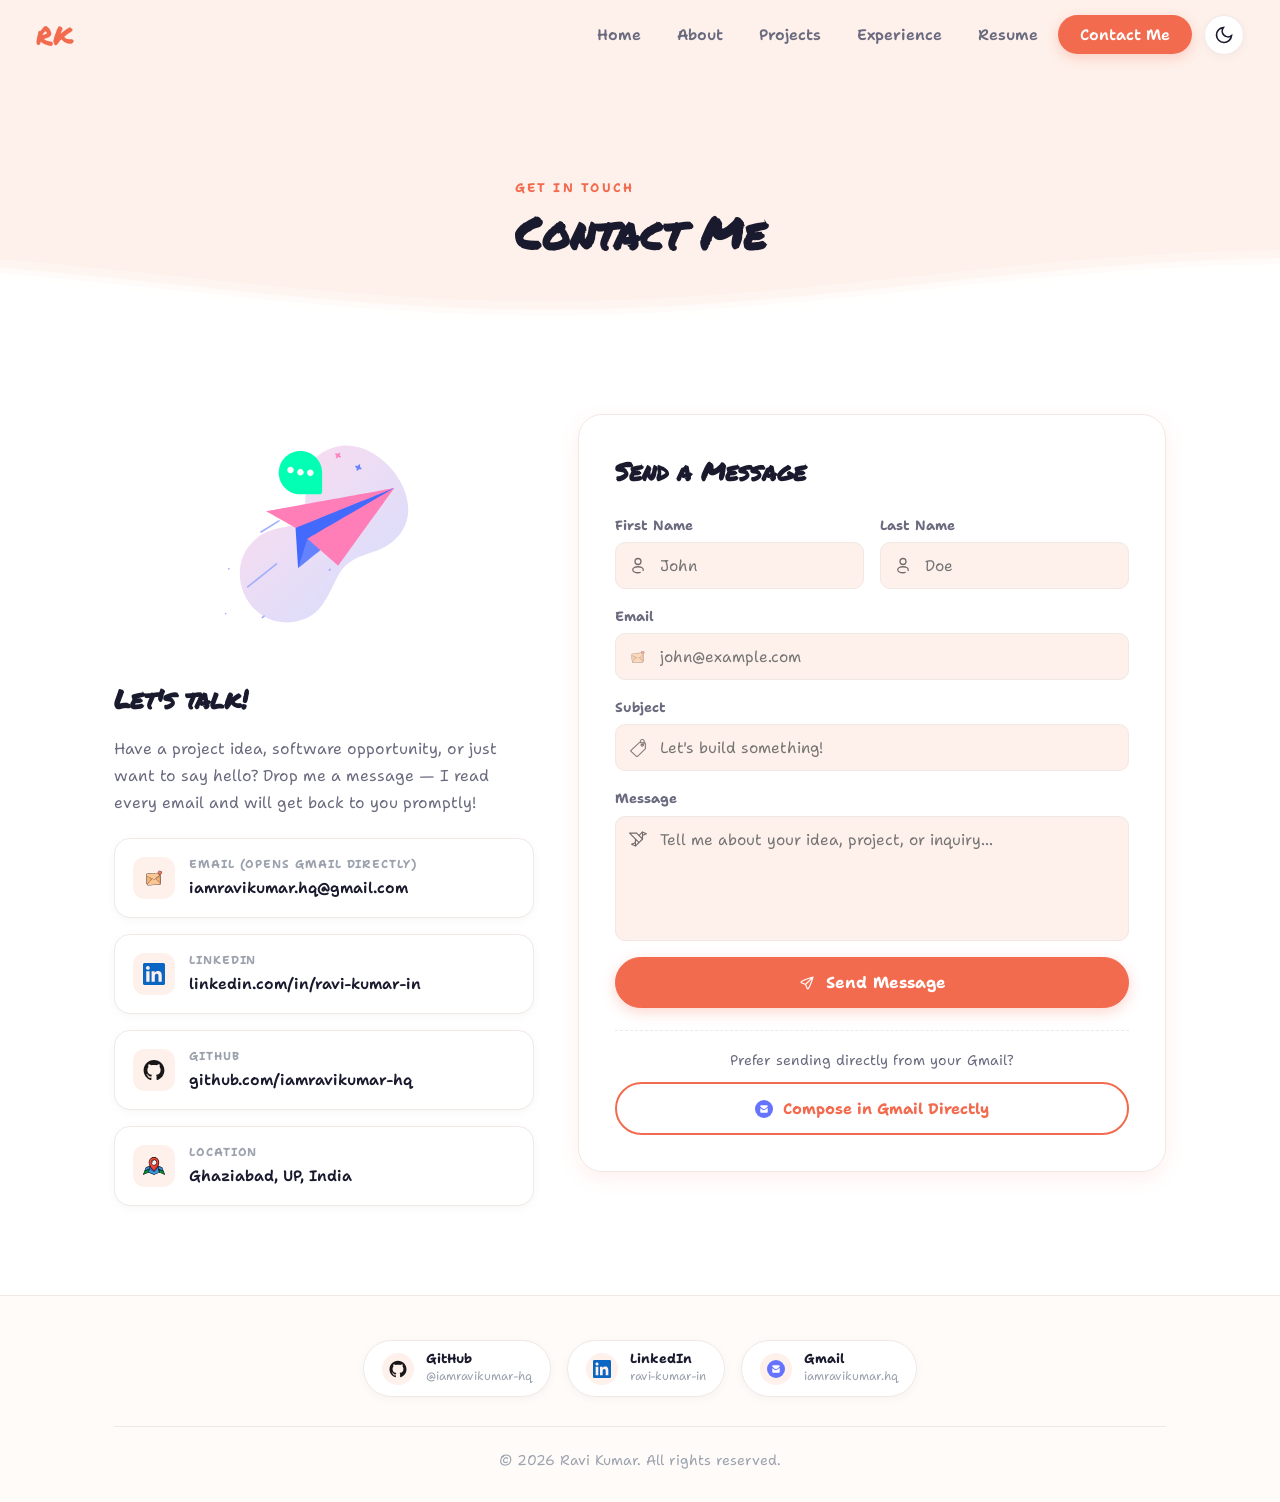
<file: contact.html>
<!DOCTYPE html>
<html lang="en">
<head>
  <meta charset="UTF-8" />
  <meta name="viewport" content="width=device-width, initial-scale=1.0" />
  <title>Contact — Ravi Kumar</title>
  <link rel="stylesheet" href="style.css" />
  <script>
    if ('scrollRestoration' in history) {
      history.scrollRestoration = 'manual';
    }
    window.scrollTo(0, 0);
    (function () {
      const saved = localStorage.getItem('theme');
      const prefersDark = window.matchMedia && window.matchMedia('(prefers-color-scheme: dark)').matches;
      if (saved === 'dark' || (!saved && prefersDark)) {
        document.documentElement.setAttribute('data-theme', 'dark');
      } else {
        document.documentElement.setAttribute('data-theme', 'light');
      }
    })();
  </script>
</head>
<body>

  <!-- Custom Cursor -->
  <div class="cursor-dot" id="cursorDot"></div>
  <div class="cursor-ring" id="cursorRing"></div>

  <!-- ═══════════════════════════ NAVBAR ═══════════════════════════ -->
  <nav class="navbar scrolled" id="navbar">
    <div class="nav-brand">
      <a href="index.html#home"><span class="brand-marker">RK</span></a>
    </div>
    <div class="nav-right">
      <ul class="nav-links" id="navLinks">
        <li><a href="index.html#home"  class="nav-link">Home</a></li>
        <li><a href="index.html#about" class="nav-link">About</a></li>
        <li><a href="projects.html"    class="nav-link">Projects</a></li>
        <li><a href="experience.html"  class="nav-link">Experience</a></li>
        <li><a href="resume.html"      class="nav-link">Resume</a></li>
        <li><a href="contact.html"     class="nav-link active nav-cta">Contact Me</a></li>
      </ul>
      <button class="theme-toggle" id="themeToggle" aria-label="Toggle dark/light theme" title="Toggle theme">
        <svg class="sun-icon" viewBox="0 0 24 24" width="20" height="20" fill="none" stroke="currentColor" stroke-width="2"><circle cx="12" cy="12" r="5"/><line x1="12" y1="1" x2="12" y2="3"/><line x1="12" y1="21" x2="12" y2="23"/><line x1="4.22" y1="4.22" x2="5.64" y2="5.64"/><line x1="18.36" y1="18.36" x2="19.78" y2="19.78"/><line x1="1" y1="12" x2="3" y2="12"/><line x1="21" y1="12" x2="23" y2="12"/><line x1="4.22" y1="19.78" x2="5.64" y2="18.36"/><line x1="18.36" y1="5.64" x2="19.78" y2="4.22"/></svg>
        <svg class="moon-icon" viewBox="0 0 24 24" width="20" height="20" fill="none" stroke="currentColor" stroke-width="2"><path d="M21 12.79A9 9 0 1 1 11.21 3 7 7 0 0 0 21 12.79z"/></svg>
      </button>
      <button class="hamburger" id="hamburger" aria-label="Toggle menu">
        <span></span><span></span><span></span>
      </button>
    </div>
  </nav>

  <!-- ═══════════════════════════ PAGE HERO ═══════════════════════════ -->
  <section class="page-hero">
    <div class="container">
      <span class="section-eyebrow">Get In Touch</span>
      <h1 class="section-title" style="text-align:left; margin-bottom:0;">Contact Me</h1>
    </div>
    <!-- Animated Wave divider -->
    <div class="hero-wave">
      <svg class="waves" xmlns="http://www.w3.org/2000/svg" xmlns:xlink="http://www.w3.org/1999/xlink"
        viewBox="0 24 150 28" preserveAspectRatio="none" shape-rendering="auto">
        <defs>
          <path id="gentle-wave-contact" d="M-160 44c30 0 58-18 88-18s 58 18 88 18 58-18 88-18 58 18 88 18 v44h-352z" />
        </defs>
        <g class="parallax-waves">
          <use class="wave-layer wave-1" xlink:href="#gentle-wave-contact" x="48" y="0" />
          <use class="wave-layer wave-2" xlink:href="#gentle-wave-contact" x="48" y="3" />
          <use class="wave-layer wave-3" xlink:href="#gentle-wave-contact" x="48" y="5" />
          <use class="wave-layer wave-4" xlink:href="#gentle-wave-contact" x="48" y="7" />
        </g>
      </svg>
    </div>
  </section>

  <!-- ═══════════════════════════ CONTACT SECTION ═══════════════════════════ -->
  <section class="contact-section">
    <div class="container">
      <div class="contact-grid">

        <!-- Left: Info -->
        <div class="contact-info">
          <img src="assets/gifs/Contact us.svg" alt="Contact Ravi Kumar" class="contact-illustration" />
          <h2 class="contact-info-title">Let's talk!</h2>
          <p class="contact-info-lead">
            Have a project idea, software opportunity, or just want to say hello?
            Drop me a message — I read every email and will get back to you promptly!
          </p>

          <!-- Direct Gmail compose link -->
          <a href="https://mail.google.com/mail/?view=cm&fs=1&to=iamravikumar.hq@gmail.com&su=Hello%20Ravi%20-%20Let's%20Talk" target="_blank" rel="noopener noreferrer" class="contact-card" title="Click to open Gmail compose">
            <div class="contact-card-icon">
              <img src="assets/gifs/email.svg" alt="Email" width="22" height="22" />
            </div>
            <div>
              <div class="contact-card-label">Email (Opens Gmail Directly)</div>
              <div class="contact-card-val">iamravikumar.hq@gmail.com</div>
            </div>
          </a>

          <!-- LinkedIn link -->
          <a href="https://www.linkedin.com/in/ravi-kumar-in" target="_blank" rel="noopener noreferrer" class="contact-card">
            <div class="contact-card-icon">
              <img src="assets/socialicons/linkedin.svg" alt="LinkedIn" width="22" height="22" />
            </div>
            <div>
              <div class="contact-card-label">LinkedIn</div>
              <div class="contact-card-val">linkedin.com/in/ravi-kumar-in</div>
            </div>
          </a>

          <!-- GitHub link -->
          <a href="https://github.com/iamravikumar-hq" target="_blank" rel="noopener noreferrer" class="contact-card">
            <div class="contact-card-icon">
              <img src="assets/techstackicon/github/github-original.svg" alt="GitHub" class="social-svg-icon" width="22" height="22" />
            </div>
            <div>
              <div class="contact-card-label">GitHub</div>
              <div class="contact-card-val">github.com/iamravikumar-hq</div>
            </div>
          </a>

          <div class="contact-card">
            <div class="contact-card-icon">
              <img src="assets/gifs/location.svg" alt="Location" width="22" height="22" />
            </div>
            <div>
              <div class="contact-card-label">Location</div>
              <div class="contact-card-val">Ghaziabad, UP, India</div>
            </div>
          </div>
        </div>

        <!-- Right: Form with live delivery to iamravikumar.hq@gmail.com -->
        <div class="contact-form-wrap">
          <h3 class="contact-form-title">Send a Message</h3>
          <form id="contactForm" novalidate>
            <div class="form-row">
              <div class="form-group">
                <label class="form-label" for="firstName">First Name</label>
                <div class="input-with-icon">
                  <img src="assets/gifs/user.svg" alt="" class="input-icon" />
                  <input class="form-input" type="text" id="firstName" name="firstName" placeholder="John" required />
                </div>
              </div>
              <div class="form-group">
                <label class="form-label" for="lastName">Last Name</label>
                <div class="input-with-icon">
                  <img src="assets/gifs/user.svg" alt="" class="input-icon" />
                  <input class="form-input" type="text" id="lastName" name="lastName" placeholder="Doe" />
                </div>
              </div>
            </div>

            <div class="form-group">
              <label class="form-label" for="email">Email</label>
              <div class="input-with-icon">
                <img src="assets/gifs/email.svg" alt="" class="input-icon" />
                <input class="form-input" type="email" id="email" name="email" placeholder="john@example.com" required />
              </div>
            </div>

            <div class="form-group">
              <label class="form-label" for="subject">Subject</label>
              <div class="input-with-icon">
                <img src="assets/gifs/subject.svg" alt="" class="input-icon" />
                <input class="form-input" type="text" id="subject" name="subject" placeholder="Let's build something!" required />
              </div>
            </div>

            <div class="form-group">
              <label class="form-label" for="message">Message</label>
              <div class="input-with-icon">
                <img src="assets/gifs/text.svg" alt="" class="input-icon input-icon-top" />
                <textarea class="form-textarea" id="message" name="message" placeholder="Tell me about your idea, project, or inquiry..." required></textarea>
              </div>
            </div>

            <button type="submit" class="btn btn-primary form-submit">
              <img src="assets/gifs/send.svg" alt="" width="18" height="18" />
              Send Message
            </button>

            <div class="form-success" id="formSuccess">
              <svg viewBox="0 0 24 24" width="20" height="20" fill="none" stroke="currentColor" stroke-width="2.5"><polyline points="20,6 9,17 4,12"/></svg>
              <span>Message received! Thank you, Ravi will get back to you shortly.</span>
            </div>

            <div class="form-error" id="formError">
              <svg viewBox="0 0 24 24" width="20" height="20" fill="none" stroke="currentColor" stroke-width="2.5"><circle cx="12" cy="12" r="10"/><line x1="12" y1="8" x2="12" y2="12"/><line x1="12" y1="16" x2="12.01" y2="16"/></svg>
              <span>Opening direct Gmail draft to Ravi…</span>
            </div>

            <div class="direct-gmail-box">
              <p class="direct-gmail-text">Prefer sending directly from your Gmail?</p>
              <a href="https://mail.google.com/mail/?view=cm&fs=1&to=iamravikumar.hq@gmail.com&su=Hello%20Ravi%20-%20Portfolio%20Inquiry" target="_blank" rel="noopener noreferrer" class="btn btn-outline" style="width: 100%; justify-content: center;">
                <img src="assets/socialicons/mail.svg" alt="Gmail" width="18" height="18" />
                Compose in Gmail Directly
              </a>
            </div>
          </form>
        </div>

      </div>
    </div>
  </section>

  <!-- ═══════════════════════════ CLEAN MINIMAL FOOTER ═══════════════════════════ -->
  <!-- Name and Navigation removed per requirement -->
  <footer class="footer">
    <div class="container">
      <div class="footer-content">
        <div class="footer-social-row">
          <a href="https://github.com/iamravikumar-hq" target="_blank" rel="noopener noreferrer" class="footer-social-card" aria-label="GitHub">
            <div class="social-card-icon">
              <img src="assets/techstackicon/github/github-original.svg" alt="GitHub" class="social-svg-icon" width="18" height="18" />
            </div>
            <div class="social-card-text">
              <span class="social-card-name">GitHub</span>
              <span class="social-card-handle">@iamravikumar-hq</span>
            </div>
          </a>

          <a href="https://www.linkedin.com/in/ravi-kumar-in" target="_blank" rel="noopener noreferrer" class="footer-social-card" aria-label="LinkedIn">
            <div class="social-card-icon">
              <img src="assets/socialicons/linkedin.svg" alt="LinkedIn" width="18" height="18" />
            </div>
            <div class="social-card-text">
              <span class="social-card-name">LinkedIn</span>
              <span class="social-card-handle">ravi-kumar-in</span>
            </div>
          </a>

          <a href="https://mail.google.com/mail/?view=cm&fs=1&to=iamravikumar.hq@gmail.com&su=Hello%20Ravi%20-%20Portfolio%20Inquiry" target="_blank" rel="noopener noreferrer" class="footer-social-card" aria-label="Gmail">
            <div class="social-card-icon">
              <img src="assets/socialicons/mail.svg" alt="Gmail" width="18" height="18" />
            </div>
            <div class="social-card-text">
              <span class="social-card-name">Gmail</span>
              <span class="social-card-handle">iamravikumar.hq</span>
            </div>
          </a>
        </div>

        <div class="footer-bottom">
          <p class="footer-copy">&#169; 2026 Ravi Kumar. All rights reserved.</p>
        </div>
      </div>
    </div>
  </footer>

  <script src="script.js"></script>
</body>
</html>
</file>
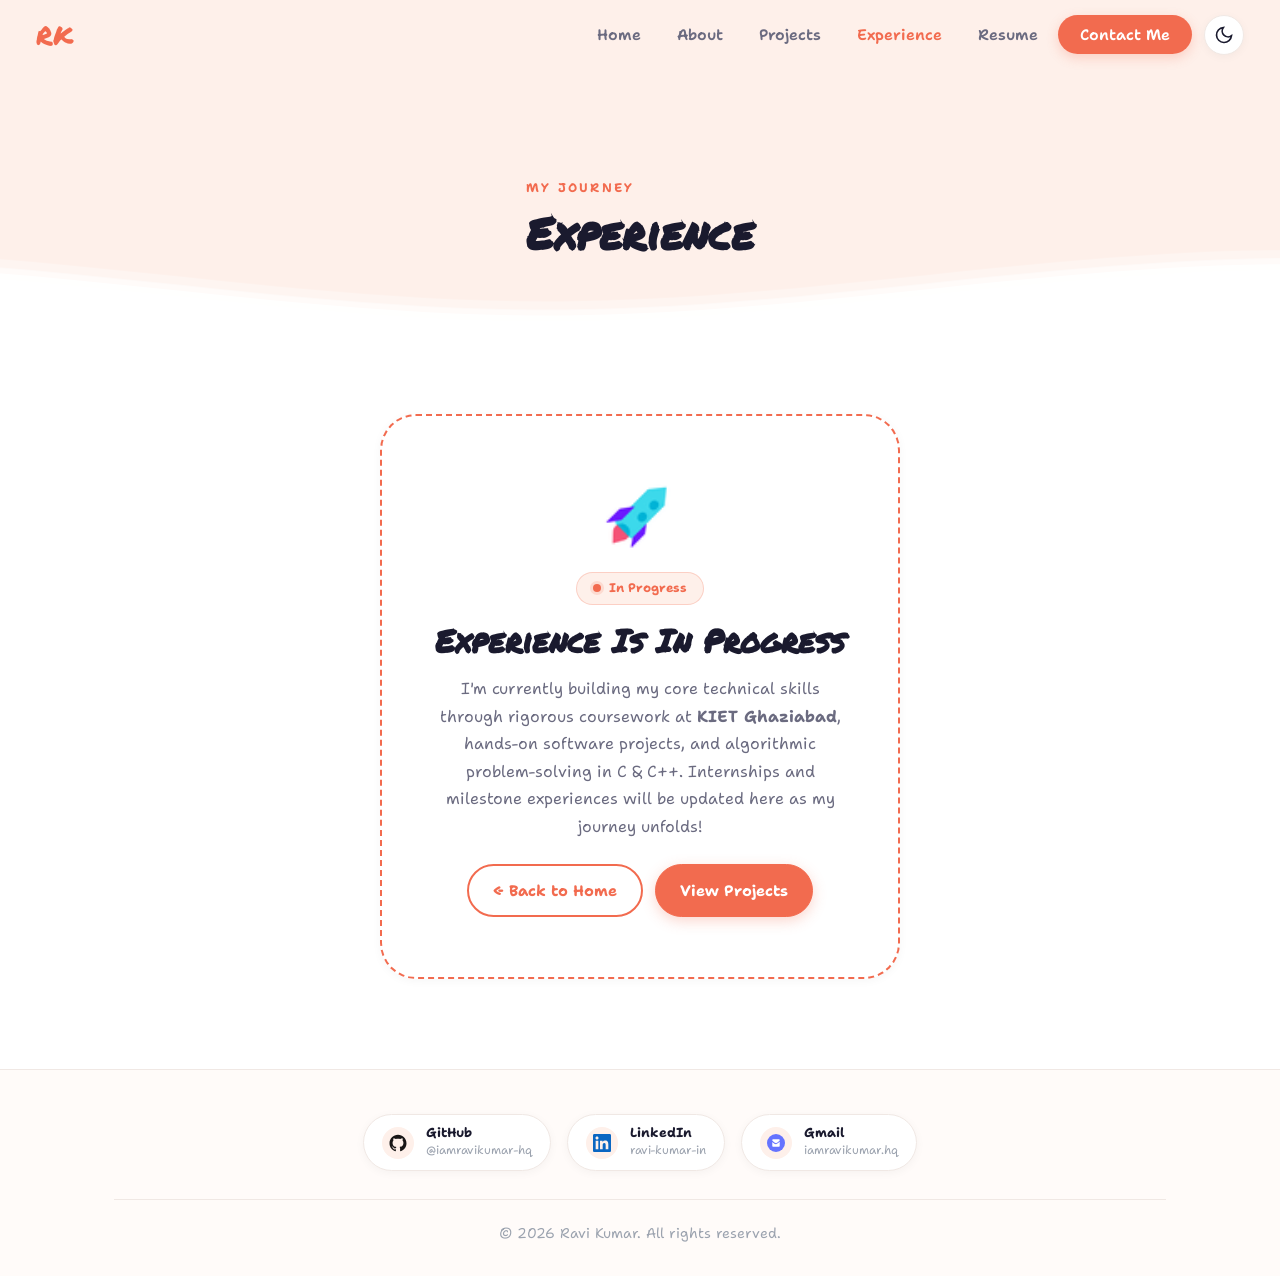
<file: experience.html>
<!DOCTYPE html>
<html lang="en">
<head>
  <meta charset="UTF-8" />
  <meta name="viewport" content="width=device-width, initial-scale=1.0" />
  <title>Experience — Ravi Kumar</title>
  <link rel="stylesheet" href="style.css" />
  <script>
    if ('scrollRestoration' in history) {
      history.scrollRestoration = 'manual';
    }
    window.scrollTo(0, 0);
    (function () {
      const saved = localStorage.getItem('theme');
      const prefersDark = window.matchMedia && window.matchMedia('(prefers-color-scheme: dark)').matches;
      if (saved === 'dark' || (!saved && prefersDark)) {
        document.documentElement.setAttribute('data-theme', 'dark');
      } else {
        document.documentElement.setAttribute('data-theme', 'light');
      }
    })();
  </script>
</head>
<body>

  <!-- Custom Cursor -->
  <div class="cursor-dot" id="cursorDot"></div>
  <div class="cursor-ring" id="cursorRing"></div>

  <!-- ═══════════════════════════ NAVBAR ═══════════════════════════ -->
  <nav class="navbar scrolled" id="navbar">
    <div class="nav-brand">
      <a href="index.html#home"><span class="brand-marker">RK</span></a>
    </div>
    <div class="nav-right">
      <ul class="nav-links" id="navLinks">
        <li><a href="index.html#home"  class="nav-link">Home</a></li>
        <li><a href="index.html#about" class="nav-link">About</a></li>
        <li><a href="projects.html"    class="nav-link">Projects</a></li>
        <li><a href="experience.html"  class="nav-link active">Experience</a></li>
        <li><a href="resume.html"      class="nav-link">Resume</a></li>
        <li><a href="contact.html"     class="nav-link nav-cta">Contact Me</a></li>
      </ul>
      <button class="theme-toggle" id="themeToggle" aria-label="Toggle dark/light theme" title="Toggle theme">
        <svg class="sun-icon" viewBox="0 0 24 24" width="20" height="20" fill="none" stroke="currentColor" stroke-width="2"><circle cx="12" cy="12" r="5"/><line x1="12" y1="1" x2="12" y2="3"/><line x1="12" y1="21" x2="12" y2="23"/><line x1="4.22" y1="4.22" x2="5.64" y2="5.64"/><line x1="18.36" y1="18.36" x2="19.78" y2="19.78"/><line x1="1" y1="12" x2="3" y2="12"/><line x1="21" y1="12" x2="23" y2="12"/><line x1="4.22" y1="19.78" x2="5.64" y2="18.36"/><line x1="18.36" y1="5.64" x2="19.78" y2="4.22"/></svg>
        <svg class="moon-icon" viewBox="0 0 24 24" width="20" height="20" fill="none" stroke="currentColor" stroke-width="2"><path d="M21 12.79A9 9 0 1 1 11.21 3 7 7 0 0 0 21 12.79z"/></svg>
      </button>
      <button class="hamburger" id="hamburger" aria-label="Toggle menu">
        <span></span><span></span><span></span>
      </button>
    </div>
  </nav>

  <!-- ═══════════════════════════ PAGE HERO ═══════════════════════════ -->
  <section class="page-hero">
    <div class="container">
      <span class="section-eyebrow">My Journey</span>
      <h1 class="section-title" style="text-align:left; margin-bottom:0;">Experience</h1>
    </div>
    <!-- Animated Wave divider -->
    <div class="hero-wave">
      <svg class="waves" xmlns="http://www.w3.org/2000/svg" xmlns:xlink="http://www.w3.org/1999/xlink"
        viewBox="0 24 150 28" preserveAspectRatio="none" shape-rendering="auto">
        <defs>
          <path id="gentle-wave-exp" d="M-160 44c30 0 58-18 88-18s 58 18 88 18 58-18 88-18 58 18 88 18 v44h-352z" />
        </defs>
        <g class="parallax-waves">
          <use class="wave-layer wave-1" xlink:href="#gentle-wave-exp" x="48" y="0" />
          <use class="wave-layer wave-2" xlink:href="#gentle-wave-exp" x="48" y="3" />
          <use class="wave-layer wave-3" xlink:href="#gentle-wave-exp" x="48" y="5" />
          <use class="wave-layer wave-4" xlink:href="#gentle-wave-exp" x="48" y="7" />
        </g>
      </svg>
    </div>
  </section>

  <!-- ═══════════════════════════ COMING SOON ═══════════════════════════ -->
  <section class="coming-soon-section">
    <div class="container">
      <div class="coming-soon-card">
        <div class="coming-soon-icon-wrap">
          <img src="assets/gifs/icons8-rocket.gif" alt="Rocket Launch" class="coming-soon-gif" />
        </div>
        <div class="badge-pill-inline">
          <span class="badge-dot-pulse"></span>
          <span>In Progress</span>
        </div>
        <h2 class="coming-soon-title">Experience Is In Progress</h2>
        <p class="coming-soon-desc">
          I'm currently building my core technical skills through rigorous coursework at <strong>KIET Ghaziabad</strong>, 
          hands-on software projects, and algorithmic problem-solving in C &amp; C++.
          Internships and milestone experiences will be updated here as my journey unfolds!
        </p>
        <div class="coming-soon-actions">
          <a href="index.html" class="btn btn-outline">← Back to Home</a>
          <a href="projects.html" class="btn btn-primary">View Projects</a>
        </div>
      </div>
    </div>
  </section>

  <!-- ═══════════════════════════ CLEAN MINIMAL FOOTER ═══════════════════════════ -->
  <!-- Name and Navigation removed per requirement -->
  <footer class="footer">
    <div class="container">
      <div class="footer-content">
        <div class="footer-social-row">
          <a href="https://github.com/iamravikumar-hq" target="_blank" rel="noopener noreferrer" class="footer-social-card" aria-label="GitHub">
            <div class="social-card-icon">
              <img src="assets/techstackicon/github/github-original.svg" alt="GitHub" class="social-svg-icon" width="18" height="18" />
            </div>
            <div class="social-card-text">
              <span class="social-card-name">GitHub</span>
              <span class="social-card-handle">@iamravikumar-hq</span>
            </div>
          </a>

          <a href="https://www.linkedin.com/in/ravi-kumar-in" target="_blank" rel="noopener noreferrer" class="footer-social-card" aria-label="LinkedIn">
            <div class="social-card-icon">
              <img src="assets/socialicons/linkedin.svg" alt="LinkedIn" width="18" height="18" />
            </div>
            <div class="social-card-text">
              <span class="social-card-name">LinkedIn</span>
              <span class="social-card-handle">ravi-kumar-in</span>
            </div>
          </a>

          <a href="https://mail.google.com/mail/?view=cm&fs=1&to=iamravikumar.hq@gmail.com&su=Hello%20Ravi%20-%20Portfolio%20Inquiry" target="_blank" rel="noopener noreferrer" class="footer-social-card" aria-label="Gmail">
            <div class="social-card-icon">
              <img src="assets/socialicons/mail.svg" alt="Gmail" width="18" height="18" />
            </div>
            <div class="social-card-text">
              <span class="social-card-name">Gmail</span>
              <span class="social-card-handle">iamravikumar.hq</span>
            </div>
          </a>
        </div>

        <div class="footer-bottom">
          <p class="footer-copy">&#169; 2026 Ravi Kumar. All rights reserved.</p>
        </div>
      </div>
    </div>
  </footer>

  <script src="script.js"></script>
</body>
</html>
</file>
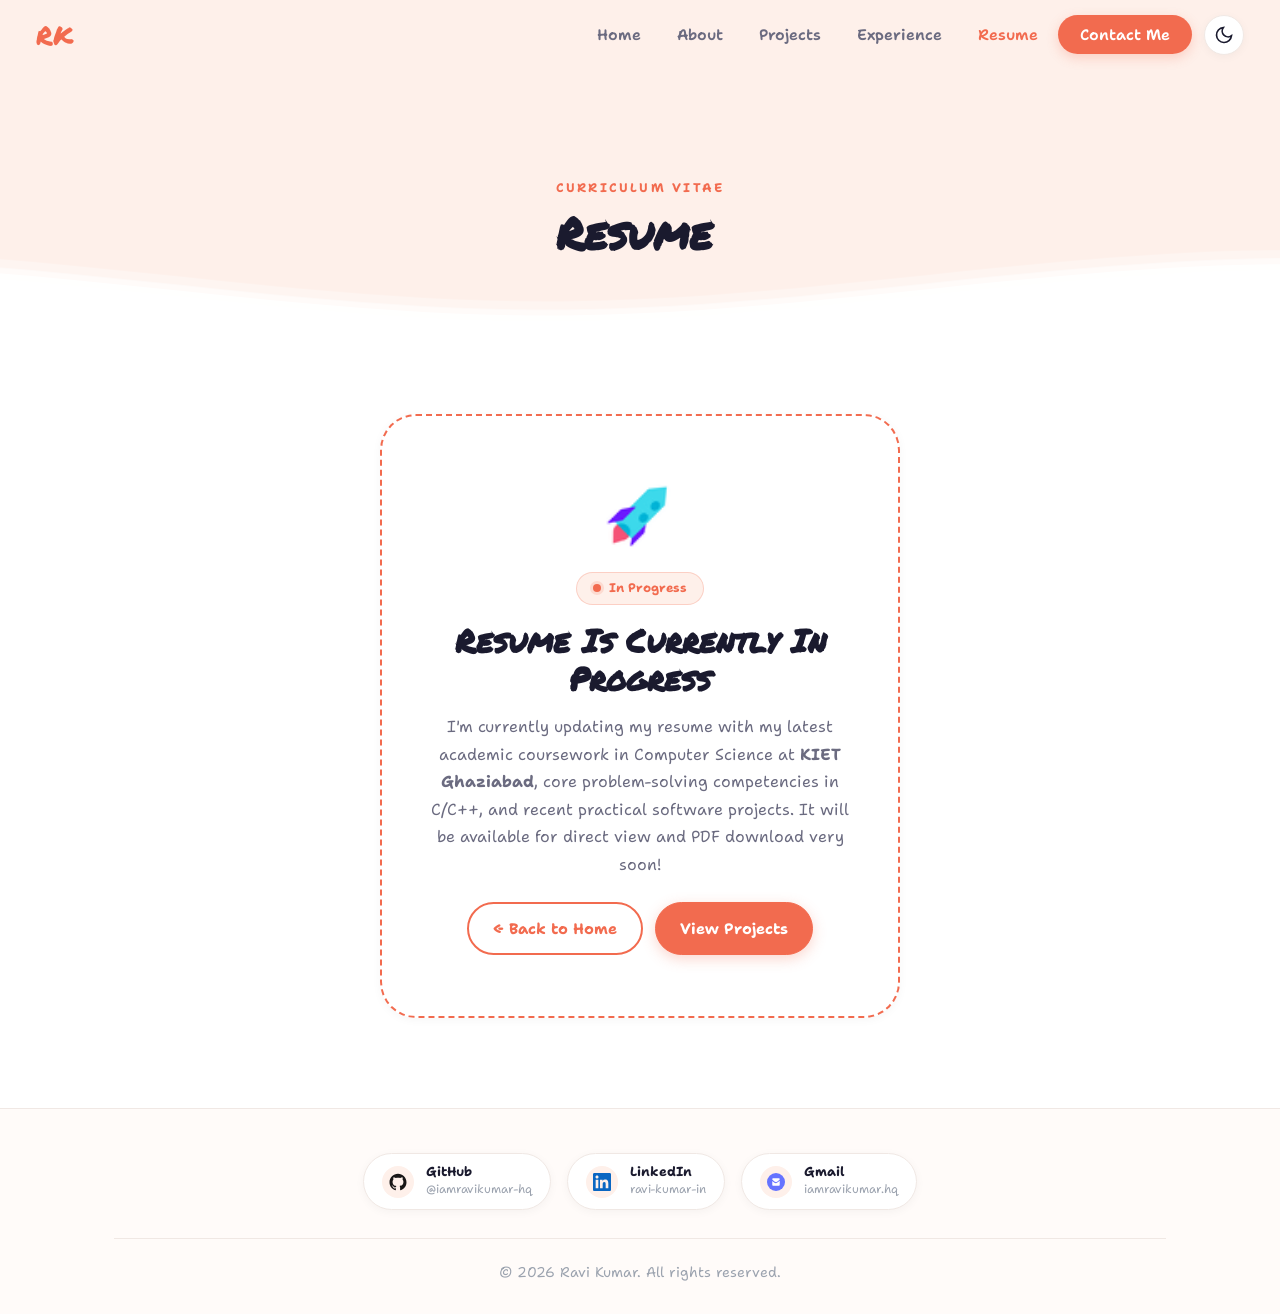
<file: resume.html>
<!DOCTYPE html>
<html lang="en">
<head>
  <meta charset="UTF-8" />
  <meta name="viewport" content="width=device-width, initial-scale=1.0" />
  <title>Resume — Ravi Kumar</title>
  <link rel="stylesheet" href="style.css" />
  <script>
    if ('scrollRestoration' in history) {
      history.scrollRestoration = 'manual';
    }
    window.scrollTo(0, 0);
    (function () {
      const saved = localStorage.getItem('theme');
      const prefersDark = window.matchMedia && window.matchMedia('(prefers-color-scheme: dark)').matches;
      if (saved === 'dark' || (!saved && prefersDark)) {
        document.documentElement.setAttribute('data-theme', 'dark');
      } else {
        document.documentElement.setAttribute('data-theme', 'light');
      }
    })();
  </script>
</head>
<body>

  <!-- Custom Cursor -->
  <div class="cursor-dot" id="cursorDot"></div>
  <div class="cursor-ring" id="cursorRing"></div>

  <!-- ═══════════════════════════ NAVBAR ═══════════════════════════ -->
  <nav class="navbar scrolled" id="navbar">
    <div class="nav-brand">
      <a href="index.html#home"><span class="brand-marker">RK</span></a>
    </div>
    <div class="nav-right">
      <ul class="nav-links" id="navLinks">
        <li><a href="index.html#home"  class="nav-link">Home</a></li>
        <li><a href="index.html#about" class="nav-link">About</a></li>
        <li><a href="projects.html"    class="nav-link">Projects</a></li>
        <li><a href="experience.html"  class="nav-link">Experience</a></li>
        <li><a href="resume.html"      class="nav-link active">Resume</a></li>
        <li><a href="contact.html"     class="nav-link nav-cta">Contact Me</a></li>
      </ul>
      <button class="theme-toggle" id="themeToggle" aria-label="Toggle dark/light theme" title="Toggle theme">
        <svg class="sun-icon" viewBox="0 0 24 24" width="20" height="20" fill="none" stroke="currentColor" stroke-width="2"><circle cx="12" cy="12" r="5"/><line x1="12" y1="1" x2="12" y2="3"/><line x1="12" y1="21" x2="12" y2="23"/><line x1="4.22" y1="4.22" x2="5.64" y2="5.64"/><line x1="18.36" y1="18.36" x2="19.78" y2="19.78"/><line x1="1" y1="12" x2="3" y2="12"/><line x1="21" y1="12" x2="23" y2="12"/><line x1="4.22" y1="19.78" x2="5.64" y2="18.36"/><line x1="18.36" y1="5.64" x2="19.78" y2="4.22"/></svg>
        <svg class="moon-icon" viewBox="0 0 24 24" width="20" height="20" fill="none" stroke="currentColor" stroke-width="2"><path d="M21 12.79A9 9 0 1 1 11.21 3 7 7 0 0 0 21 12.79z"/></svg>
      </button>
      <button class="hamburger" id="hamburger" aria-label="Toggle menu">
        <span></span><span></span><span></span>
      </button>
    </div>
  </nav>

  <!-- ═══════════════════════════ PAGE HERO ═══════════════════════════ -->
  <section class="page-hero">
    <div class="container">
      <span class="section-eyebrow">Curriculum Vitae</span>
      <h1 class="section-title" style="text-align:left; margin-bottom:0;">Resume</h1>
    </div>
    <!-- Animated Wave divider -->
    <div class="hero-wave">
      <svg class="waves" xmlns="http://www.w3.org/2000/svg" xmlns:xlink="http://www.w3.org/1999/xlink"
        viewBox="0 24 150 28" preserveAspectRatio="none" shape-rendering="auto">
        <defs>
          <path id="gentle-wave-resume" d="M-160 44c30 0 58-18 88-18s 58 18 88 18 58-18 88-18 58 18 88 18 v44h-352z" />
        </defs>
        <g class="parallax-waves">
          <use class="wave-layer wave-1" xlink:href="#gentle-wave-resume" x="48" y="0" />
          <use class="wave-layer wave-2" xlink:href="#gentle-wave-resume" x="48" y="3" />
          <use class="wave-layer wave-3" xlink:href="#gentle-wave-resume" x="48" y="5" />
          <use class="wave-layer wave-4" xlink:href="#gentle-wave-resume" x="48" y="7" />
        </g>
      </svg>
    </div>
  </section>

  <!-- ═══════════════════════════ COMING SOON ═══════════════════════════ -->
  <section class="coming-soon-section">
    <div class="container">
      <div class="coming-soon-card">
        <div class="coming-soon-icon-wrap">
          <img src="assets/gifs/icons8-rocket.gif" alt="Rocket Launch" class="coming-soon-gif" />
        </div>
        <div class="badge-pill-inline">
          <span class="badge-dot-pulse"></span>
          <span>In Progress</span>
        </div>
        <h2 class="coming-soon-title">Resume Is Currently In Progress</h2>
        <p class="coming-soon-desc">
          I'm currently updating my resume with my latest academic coursework in Computer Science at 
          <strong>KIET Ghaziabad</strong>, core problem-solving competencies in C/C++, and recent practical software projects.
          It will be available for direct view and PDF download very soon!
        </p>
        <div class="coming-soon-actions">
          <a href="index.html" class="btn btn-outline">← Back to Home</a>
          <a href="projects.html" class="btn btn-primary">View Projects</a>
        </div>
      </div>
    </div>
  </section>

  <!-- ═══════════════════════════ CLEAN MINIMAL FOOTER ═══════════════════════════ -->
  <!-- Name and Navigation removed per requirement -->
  <footer class="footer">
    <div class="container">
      <div class="footer-content">
        <div class="footer-social-row">
          <a href="https://github.com/iamravikumar-hq" target="_blank" rel="noopener noreferrer" class="footer-social-card" aria-label="GitHub">
            <div class="social-card-icon">
              <img src="assets/techstackicon/github/github-original.svg" alt="GitHub" class="social-svg-icon" width="18" height="18" />
            </div>
            <div class="social-card-text">
              <span class="social-card-name">GitHub</span>
              <span class="social-card-handle">@iamravikumar-hq</span>
            </div>
          </a>

          <a href="https://www.linkedin.com/in/ravi-kumar-in" target="_blank" rel="noopener noreferrer" class="footer-social-card" aria-label="LinkedIn">
            <div class="social-card-icon">
              <img src="assets/socialicons/linkedin.svg" alt="LinkedIn" width="18" height="18" />
            </div>
            <div class="social-card-text">
              <span class="social-card-name">LinkedIn</span>
              <span class="social-card-handle">ravi-kumar-in</span>
            </div>
          </a>

          <a href="https://mail.google.com/mail/?view=cm&fs=1&to=iamravikumar.hq@gmail.com&su=Hello%20Ravi%20-%20Portfolio%20Inquiry" target="_blank" rel="noopener noreferrer" class="footer-social-card" aria-label="Gmail">
            <div class="social-card-icon">
              <img src="assets/socialicons/mail.svg" alt="Gmail" width="18" height="18" />
            </div>
            <div class="social-card-text">
              <span class="social-card-name">Gmail</span>
              <span class="social-card-handle">iamravikumar.hq</span>
            </div>
          </a>
        </div>

        <div class="footer-bottom">
          <p class="footer-copy">&#169; 2026 Ravi Kumar. All rights reserved.</p>
        </div>
      </div>
    </div>
  </footer>

  <script src="script.js"></script>
</body>
</html>
</file>
<file: style.css>
/* =============================================
   RAVI KUMAR PORTFOLIO — STYLESHEET
   Light & Dark Theme Editions
   High Performance & Silky Smooth Transitions
   ============================================= */

/* ── FONT FACES ── */
@font-face {
  font-family: 'Permanent Marker';
  src: url('assets/fonts/Permanent_Marker/PermanentMarker-Regular.ttf') format('truetype');
  font-weight: 400;
  font-display: swap;
}
@font-face {
  font-family: 'Shantell Sans';
  src: url('assets/fonts/Shantell_Sans/ShantellSans-VariableFont_BNCE,INFM,SPAC,wght.ttf') format('truetype');
  font-weight: 100 900;
  font-display: swap;
}
@font-face {
  font-family: 'Shantell Sans';
  src: url('assets/fonts/Shantell_Sans/ShantellSans-Italic-VariableFont_BNCE,INFM,SPAC,wght.ttf') format('truetype');
  font-weight: 100 900;
  font-style: italic;
  font-display: swap;
}

/* ── CSS CUSTOM PROPERTIES (LIGHT THEME DEFAULT) ── */
:root {
  /* Colors */
  --bg-base:           #fff9f7;
  --bg-peach:          #fef0ea;
  --bg-white:          #ffffff;
  --bg-card:           #ffffff;
  --bg-card-hover:     #fff5f0;

  --accent:            #f26b4f;
  --accent-light:      #ff8a72;
  --accent-glow:       rgba(242, 107, 79, 0.16);
  --accent-bg:         #fef0ea;

  --hero-title-color:  #111111;   /* Clean black color for Ravi Kumar */
  --navy:              #1a1a2e;
  --text-primary:      #2d2d3a;
  --text-secondary:    #6b6b80;
  --text-muted:        #9ca3af;

  --border:            #f0e8e4;
  --border-hover:      #f26b4f;

  --footer-bg:         #fffbf9;
  --footer-border:     #f0e8e4;
  --footer-card-bg:    #ffffff;
  --footer-card-border:#f0e8e4;

  --shadow-sm:         0 2px 10px rgba(0, 0, 0, 0.04);
  --shadow-md:         0 6px 20px rgba(242, 107, 79, 0.10);
  --shadow-lg:         0 12px 36px rgba(0, 0, 0, 0.08);

  /* Wave SVG Colors */
  --wave-1:            rgba(255, 255, 255, 0.35);
  --wave-2:            rgba(255, 255, 255, 0.6);
  --wave-3:            rgba(255, 255, 255, 0.85);
  --wave-4:            #ffffff;

  /* Typography */
  --font-display:      'Permanent Marker', cursive;
  --font-body:         'Shantell Sans', sans-serif;

  /* Layout */
  --nav-h:             70px;
  --radius:            16px;
  --radius-sm:         10px;
  --radius-lg:         24px;
  --radius-xl:         36px;
  --transition:        0.22s cubic-bezier(0.16, 1, 0.3, 1);
}

/* ── DARK THEME ── */
[data-theme="dark"] {
  --bg-base:           #0a0e17;
  --bg-peach:          #111724;
  --bg-white:          #161f30;
  --bg-card:           #1a2438;
  --bg-card-hover:     #212d46;

  --accent:            #f26b4f;
  --accent-light:      #ff856b;
  --accent-glow:       rgba(242, 107, 79, 0.25);
  --accent-bg:         rgba(242, 107, 79, 0.15);

  --hero-title-color:  #f8fafc;
  --navy:              #f8fafc;
  --text-primary:      #f1f5f9;
  --text-secondary:    #94a3b8;
  --text-muted:        #64748b;

  --border:            #243048;
  --border-hover:      #f26b4f;

  --footer-bg:         #0f1522;
  --footer-border:     #1e293b;
  --footer-card-bg:    #161f30;
  --footer-card-border:#243048;

  --shadow-sm:         0 2px 10px rgba(0, 0, 0, 0.25);
  --shadow-md:         0 6px 22px rgba(0, 0, 0, 0.4);
  --shadow-lg:         0 14px 40px rgba(0, 0, 0, 0.55);

  --wave-1:            rgba(22, 31, 48, 0.35);
  --wave-2:            rgba(22, 31, 48, 0.6);
  --wave-3:            rgba(22, 31, 48, 0.85);
  --wave-4:            #161f30;
}

/* ── RESET ── */
*, *::before, *::after {
  box-sizing: border-box;
  margin: 0;
  padding: 0;
}

html {
  scroll-behavior: smooth;
  font-size: 16px;
  cursor: none;
}

body {
  font-family: var(--font-body);
  background: var(--bg-base);
  color: var(--text-primary);
  line-height: 1.65;
  overflow-x: hidden;
  cursor: none;
  transition: background-color 0.25s ease, color 0.25s ease;
  -webkit-font-smoothing: antialiased;
  -moz-osx-font-smoothing: grayscale;
}

a {
  color: inherit;
  text-decoration: none;
  cursor: none;
}
img {
  max-width: 100%;
  display: block;
}
button {
  background: none;
  border: none;
  font-family: inherit;
  cursor: none;
}
ul {
  list-style: none;
}

/* ── HARDWARE-ACCELERATED CUSTOM CURSOR ── */
.cursor-dot,
.cursor-ring {
  position: fixed;
  top: 0;
  left: 0;
  pointer-events: none;
  z-index: 999999;
  border-radius: 50%;
  will-change: transform;
  backface-visibility: hidden;
  -webkit-backface-visibility: hidden;
  transform: translate3d(-100px, -100px, 0);
}

.cursor-dot {
  width: 7px;
  height: 7px;
  background: var(--accent);
  transition: transform 0.12s ease, background-color 0.2s ease, opacity 0.2s ease;
}

.cursor-ring {
  width: 32px;
  height: 32px;
  border: 1.5px solid var(--accent);
  opacity: 0.65;
  transition: width 0.18s cubic-bezier(0.16, 1, 0.3, 1),
              height 0.18s cubic-bezier(0.16, 1, 0.3, 1),
              border-color 0.15s ease,
              background-color 0.15s ease,
              opacity 0.15s ease;
}

/* Hover effect: slightly small & tight pointer ring */
body .cursor-ring.hovered {
  width: 22px;
  height: 22px;
  opacity: 0.95;
  border-color: var(--accent);
  background: var(--accent-glow);
}

body .cursor-dot.hovered {
  transform: scale(0.7);
  background: var(--accent);
}

body.cursor-hidden .cursor-dot,
body.cursor-hidden .cursor-ring {
  opacity: 0 !important;
}

/* Touch Fallback */
@media (pointer: coarse) {
  .cursor-dot, .cursor-ring { display: none !important; }
  html, body, button, a, .btn { cursor: auto !important; }
}

/* ── SCROLLBAR ── */
::-webkit-scrollbar { width: 6px; }
::-webkit-scrollbar-track { background: var(--bg-peach); }
::-webkit-scrollbar-thumb { background: var(--accent); border-radius: 3px; }

/* ── CONTAINER & UTILITIES ── */
.container {
  max-width: 1100px;
  margin: 0 auto;
  padding: 0 24px;
}

.wavy-line {
  display: block;
  width: 60px;
  height: 6px;
  margin: 10px auto 36px;
  background: none;
  position: relative;
}
.wavy-line::after {
  content: '';
  display: block;
  position: absolute;
  left: 0; top: 0;
  width: 100%;
  height: 100%;
  background-image: url("data:image/svg+xml,%3Csvg width='60' height='6' viewBox='0 0 60 6' fill='none' xmlns='http://www.w3.org/2000/svg'%3E%3Cpath d='M0 3 Q7.5 0 15 3 Q22.5 6 30 3 Q37.5 0 45 3 Q52.5 6 60 3' stroke='%23f26b4f' stroke-width='2' fill='none'/%3E%3C/svg%3E");
  background-repeat: no-repeat;
  background-size: 100%;
}

.section-head {
  text-align: center;
  margin-bottom: 48px;
}

.section-eyebrow {
  display: block;
  font-family: var(--font-body);
  font-weight: 700;
  font-size: 0.78rem;
  letter-spacing: 0.18em;
  text-transform: uppercase;
  color: var(--accent);
  margin-bottom: 10px;
  text-align: center;
}

.section-title {
  font-family: var(--font-display);
  font-size: clamp(2rem, 4.2vw, 2.75rem);
  line-height: 1.15;
  color: var(--navy);
  text-align: center;
  margin-bottom: 0;
}

/* ── BUTTONS ── */
.btn {
  display: inline-flex;
  align-items: center;
  justify-content: center;
  gap: 10px;
  padding: 12px 24px;
  border-radius: 50px;
  font-family: var(--font-body);
  font-weight: 700;
  font-size: 0.95rem;
  transition: transform var(--transition), box-shadow var(--transition), border-color 0.2s ease, background-color 0.2s ease, color 0.2s ease;
  cursor: none;
  position: relative;
  text-decoration: none;
  white-space: nowrap;
  will-change: transform;
}

.btn-primary {
  background: var(--accent);
  color: #ffffff;
  border: 1.5px solid var(--accent);
  box-shadow: 0 4px 14px rgba(242, 107, 79, 0.28);
}
.btn-primary:hover {
  background: var(--accent-light);
  border-color: var(--accent-light);
  transform: translateY(-2px);
  box-shadow: 0 8px 22px rgba(242, 107, 79, 0.36);
}

/* GitHub button: Clean modern neutral style (NOT orange, and NOT black!) */
.btn-github {
  background: var(--bg-card);
  color: var(--navy);
  border: 2px solid var(--border);
  box-shadow: var(--shadow-sm);
}
.btn-github:hover {
  border-color: var(--accent);
  color: var(--accent);
  transform: translateY(-2px);
  box-shadow: var(--shadow-md);
}
[data-theme="dark"] .btn-github {
  background: var(--bg-card);
  color: var(--navy);
  border-color: var(--border);
}
[data-theme="dark"] .btn-github:hover {
  border-color: var(--accent);
  color: var(--accent);
}
[data-theme="dark"] .btn-github img,
[data-theme="dark"] .social-svg-icon {
  filter: brightness(0) invert(1);
}

.btn-outline {
  border: 2px solid var(--accent);
  color: var(--accent);
  background: transparent;
}
.btn-outline:hover {
  background: var(--accent);
  color: #ffffff;
  transform: translateY(-2px);
  box-shadow: 0 6px 18px rgba(242, 107, 79, 0.24);
}

.btn-ghost {
  color: var(--text-primary);
  border: 2px solid var(--border);
  background: var(--bg-card);
}
.btn-ghost:hover {
  border-color: var(--accent);
  color: var(--accent);
  transform: translateY(-2px);
  box-shadow: var(--shadow-sm);
}

.btn-lg {
  padding: 15px 32px;
  font-size: 1.02rem;
}

.btn img {
  width: 18px;
  height: 18px;
  object-fit: contain;
  vertical-align: middle;
}

/* ── NAVBAR ── */
.navbar {
  position: fixed;
  top: 0; left: 0; right: 0;
  z-index: 1000;
  height: var(--nav-h);
  display: flex;
  align-items: center;
  justify-content: space-between;
  padding: 0 36px;
  transition: background 0.25s ease, box-shadow 0.25s ease, border-color 0.25s ease;
  background: transparent;
}
.navbar.scrolled {
  background: rgba(255, 249, 247, 0.94);
  backdrop-filter: blur(14px);
  -webkit-backdrop-filter: blur(14px);
  box-shadow: 0 2px 14px rgba(0, 0, 0, 0.04);
  border-bottom: 1px solid var(--border);
}
[data-theme="dark"] .navbar.scrolled {
  background: rgba(16, 23, 36, 0.94);
  box-shadow: 0 2px 16px rgba(0, 0, 0, 0.35);
}

.nav-brand {
  display: flex;
  align-items: center;
  gap: 10px;
}
.brand-marker {
  font-family: var(--font-display);
  font-size: 1.65rem;
  color: var(--accent);
  transition: transform 0.2s ease;
  display: inline-block;
}
.nav-brand:hover .brand-marker {
  transform: scale(1.06);
}

.nav-right {
  display: flex;
  align-items: center;
  gap: 12px;
}

.nav-links {
  display: flex;
  align-items: center;
  gap: 4px;
}
.nav-link {
  font-weight: 600;
  font-size: 0.95rem;
  color: var(--text-secondary);
  padding: 8px 16px;
  border-radius: 50px;
  transition: color 0.2s ease;
  cursor: none;
}
.nav-link:hover,
.nav-link.active {
  color: var(--accent);
}

.nav-cta {
  background: var(--accent) !important;
  color: #ffffff !important;
  padding: 9px 22px !important;
  border-radius: 50px !important;
  box-shadow: 0 4px 12px rgba(242, 107, 79, 0.25);
}
.nav-cta:hover {
  background: var(--accent-light) !important;
  transform: translateY(-2px);
  box-shadow: 0 6px 18px rgba(242, 107, 79, 0.35) !important;
}

/* Theme Toggle Button */
.theme-toggle {
  width: 40px;
  height: 40px;
  border-radius: 50%;
  border: 1.5px solid var(--border);
  background: var(--bg-card);
  color: var(--navy);
  display: flex;
  align-items: center;
  justify-content: center;
  transition: transform 0.2s ease, border-color 0.2s ease, color 0.2s ease;
  cursor: none;
  box-shadow: var(--shadow-sm);
  position: relative;
  overflow: hidden;
  will-change: transform;
}
.theme-toggle:hover {
  border-color: var(--accent);
  color: var(--accent);
  transform: translateY(-2px);
}
.theme-toggle .sun-icon {
  display: none;
  stroke: #ff9d00;
}
.theme-toggle .moon-icon {
  display: block;
  stroke: var(--navy);
}
[data-theme="dark"] .theme-toggle .sun-icon {
  display: block;
}
[data-theme="dark"] .theme-toggle .moon-icon {
  display: none;
}

/* Hamburger */
.hamburger {
  display: none;
  flex-direction: column;
  gap: 5px;
  padding: 8px;
  cursor: none;
  background: none;
  border: none;
}
.hamburger span {
  display: block;
  width: 25px;
  height: 2px;
  background: var(--navy);
  border-radius: 2px;
  transition: var(--transition);
}
.hamburger.open span:nth-child(1) { transform: rotate(45deg) translate(5px, 5px); }
.hamburger.open span:nth-child(2) { opacity: 0; transform: scaleX(0); }
.hamburger.open span:nth-child(3) { transform: rotate(-45deg) translate(5px, -5px); }

/* ── HERO ── */
.hero {
  min-height: 100vh;
  display: flex;
  flex-direction: column;
  justify-content: center;
  align-items: center;
  text-align: center;
  padding: calc(var(--nav-h) + 30px) 24px 130px;
  background: var(--bg-peach);
  position: relative;
  overflow: hidden;
}

.hero::before {
  content: '';
  position: absolute;
  width: 500px; height: 500px;
  background: radial-gradient(circle, rgba(242, 107, 79, 0.10), transparent 70%);
  top: -120px; right: -100px;
  border-radius: 50%;
  pointer-events: none;
}
.hero::after {
  content: '';
  position: absolute;
  width: 340px; height: 340px;
  background: radial-gradient(circle, rgba(255, 180, 160, 0.12), transparent 70%);
  bottom: -60px; left: -60px;
  border-radius: 50%;
  pointer-events: none;
}

/* Wave divider with GPU-accelerated motion */
.hero-wave {
  position: absolute;
  bottom: 0;
  left: 0;
  width: 100%;
  overflow: hidden;
  line-height: 0;
  z-index: 2;
  pointer-events: none;
}
.hero-wave .waves {
  position: relative;
  width: 100%;
  height: 80px;
  min-height: 60px;
  max-height: 90px;
  display: block;
}

.wave-layer.wave-1 { fill: var(--wave-1); }
.wave-layer.wave-2 { fill: var(--wave-2); }
.wave-layer.wave-3 { fill: var(--wave-3); }
.wave-layer.wave-4 { fill: var(--wave-4); }

.parallax-waves > use {
  animation: waveMotion 22s linear infinite;
  will-change: transform;
}
.parallax-waves > use:nth-child(1) { animation-delay: -2s; animation-duration: 8s; }
.parallax-waves > use:nth-child(2) { animation-delay: -3s; animation-duration: 11s; }
.parallax-waves > use:nth-child(3) { animation-delay: -4s; animation-duration: 15s; }
.parallax-waves > use:nth-child(4) { animation-delay: -5s; animation-duration: 22s; }

@keyframes waveMotion {
  0%   { transform: translate3d(-90px, 0, 0); }
  100% { transform: translate3d(85px, 0, 0); }
}

.hero-content {
  position: relative;
  z-index: 1;
  max-width: 820px;
  margin: 0 auto;
}

.hero-greeting {
  font-size: 0.92rem;
  font-weight: 700;
  letter-spacing: 0.2em;
  text-transform: uppercase;
  color: var(--accent);
  margin-bottom: 12px;
}

/* Ravi Kumar written in black color */
.hero-name {
  font-family: var(--font-display);
  font-size: clamp(3.2rem, 9.5vw, 6.8rem);
  line-height: 1.04;
  color: var(--hero-title-color);
  margin-bottom: 18px;
  letter-spacing: -0.01em;
  animation: slideUp 0.8s cubic-bezier(0.16, 1, 0.3, 1) both;
}
.hero-name span {
  color: var(--hero-title-color);
}

.hero-tagline {
  font-size: clamp(1rem, 2.6vw, 1.25rem);
  font-weight: 600;
  color: var(--text-secondary);
  margin-bottom: 22px;
  animation: slideUp 0.8s 0.08s cubic-bezier(0.16, 1, 0.3, 1) both;
}

.hero-about {
  font-size: 1.05rem;
  color: var(--text-secondary);
  max-width: 660px;
  margin: 0 auto 36px;
  animation: slideUp 0.8s 0.16s cubic-bezier(0.16, 1, 0.3, 1) both;
  line-height: 1.8;
}
.hero-about strong {
  color: var(--navy);
  font-weight: 700;
}

.hero-actions {
  display: flex;
  gap: 14px;
  justify-content: center;
  flex-wrap: wrap;
  animation: slideUp 0.8s 0.24s cubic-bezier(0.16, 1, 0.3, 1) both;
}

@keyframes slideUp {
  from { opacity: 0; transform: translateY(20px); }
  to   { opacity: 1; transform: translateY(0); }
}

/* ── ABOUT SECTION ── */
.about-strip {
  padding: 90px 0 100px;
  background: var(--bg-white);
  position: relative;
}

.about-centered {
  max-width: 900px;
  margin: 0 auto;
  text-align: center;
  display: flex;
  flex-direction: column;
  align-items: center;
}

/* Developer Identity Card */
.about-dev-badge {
  background: var(--bg-card);
  border: 1.5px solid var(--border);
  border-radius: var(--radius-lg);
  padding: 20px 24px;
  max-width: 440px;
  width: 100%;
  margin-bottom: 32px;
  box-shadow: var(--shadow-sm);
  transition: transform var(--transition), box-shadow var(--transition), border-color 0.2s ease;
  position: relative;
  overflow: hidden;
  text-align: left;
  will-change: transform;
}
.about-dev-badge:hover {
  transform: translateY(-3px);
  box-shadow: var(--shadow-md);
  border-color: var(--accent);
}

.dev-badge-header {
  display: flex;
  align-items: center;
  justify-content: space-between;
  border-bottom: 1px solid var(--border);
  padding-bottom: 12px;
  margin-bottom: 16px;
}
.terminal-dots {
  display: flex;
  gap: 6px;
}
.terminal-dots .dot {
  width: 10px;
  height: 10px;
  border-radius: 50%;
  display: inline-block;
}
.terminal-dots .dot.red    { background: #ef4444; }
.terminal-dots .dot.yellow { background: #f59e0b; }
.terminal-dots .dot.green  { background: #10b981; }

.terminal-title {
  font-family: monospace;
  font-size: 0.78rem;
  color: var(--text-muted);
}

.dev-status-pill {
  display: inline-flex;
  align-items: center;
  gap: 6px;
  background: rgba(16, 185, 129, 0.1);
  color: #10b981;
  padding: 3px 10px;
  border-radius: 50px;
  font-size: 0.72rem;
  font-weight: 700;
}
.pulse-dot {
  width: 7px;
  height: 7px;
  background: #10b981;
  border-radius: 50%;
  box-shadow: 0 0 0 2px rgba(16, 185, 129, 0.3);
  animation: pulseGreen 2s infinite;
}
@keyframes pulseGreen {
  0%, 100% { transform: scale(1); opacity: 1; }
  50%      { transform: scale(1.25); opacity: 0.6; }
}

.dev-badge-body {
  display: flex;
  align-items: center;
  gap: 16px;
}
.dev-avatar-initials {
  width: 58px;
  height: 58px;
  border-radius: 14px;
  background: linear-gradient(135deg, var(--accent), #ff9076);
  color: #ffffff;
  font-family: var(--font-display);
  font-size: 1.45rem;
  display: flex;
  align-items: center;
  justify-content: center;
  flex-shrink: 0;
  box-shadow: 0 4px 14px rgba(242, 107, 79, 0.25);
}
.dev-badge-info {
  display: flex;
  flex-direction: column;
  gap: 3px;
}
.dev-name {
  font-family: var(--font-display);
  font-size: 1.3rem;
  color: var(--navy);
  line-height: 1.1;
}
.dev-role {
  font-size: 0.82rem;
  color: var(--text-secondary);
  font-weight: 600;
}
.dev-tags {
  display: flex;
  gap: 6px;
  margin-top: 4px;
  flex-wrap: wrap;
}
.dev-tag {
  font-size: 0.72rem;
  font-weight: 700;
  padding: 2px 9px;
  border-radius: 50px;
  background: var(--bg-peach);
  color: var(--accent);
  border: 1px solid rgba(242, 107, 79, 0.2);
}

.about-bio-box {
  max-width: 780px;
  margin: 0 auto 40px;
  text-align: center;
}
.about-lead {
  font-size: 1.2rem;
  line-height: 1.8;
  color: var(--navy);
  font-weight: 500;
  margin-bottom: 16px;
}
.about-lead strong {
  color: var(--navy);
  font-weight: 700;
}
.about-text {
  font-size: 1.04rem;
  line-height: 1.82;
  color: var(--text-secondary);
}

/* 3 Highlight Focus Cards */
.about-focus-grid {
  display: grid;
  grid-template-columns: repeat(3, 1fr);
  gap: 22px;
  width: 100%;
  margin-top: 8px;
}
.focus-card {
  background: var(--bg-card);
  border: 1.5px solid var(--border);
  border-radius: var(--radius);
  padding: 26px 20px;
  box-shadow: var(--shadow-sm);
  transition: transform var(--transition), box-shadow var(--transition), border-color 0.2s ease;
  display: flex;
  flex-direction: column;
  gap: 10px;
  text-align: left;
  will-change: transform;
}
.focus-card:hover {
  border-color: var(--accent);
  transform: translateY(-4px);
  box-shadow: var(--shadow-md);
}
.focus-icon-wrap {
  width: 44px;
  height: 44px;
  background: var(--accent-bg);
  border-radius: 12px;
  display: flex;
  align-items: center;
  justify-content: center;
  font-size: 1.35rem;
  transition: background 0.2s ease, transform 0.2s ease;
}
.focus-card:hover .focus-icon-wrap {
  transform: scale(1.08);
  background: var(--accent);
}
.focus-title {
  font-family: var(--font-display);
  font-size: 1.15rem;
  color: var(--navy);
}
.focus-desc {
  font-size: 0.88rem;
  color: var(--text-secondary);
  line-height: 1.62;
}

/* ── TOOLKIT ── */
.toolkit {
  padding: 90px 0;
  background: var(--bg-peach);
  text-align: center;
}
.toolkit .section-head { margin-bottom: 48px; }

.tools-grid {
  display: grid;
  grid-template-columns: repeat(4, 1fr);
  gap: 18px;
  max-width: 860px;
  margin: 0 auto;
}
.tool-card {
  background: var(--bg-card);
  border: 1.5px solid var(--border);
  border-radius: var(--radius);
  padding: 28px 18px 22px;
  display: flex;
  flex-direction: column;
  align-items: center;
  gap: 12px;
  transition: transform var(--transition), box-shadow var(--transition), border-color 0.2s ease;
  cursor: none;
  box-shadow: var(--shadow-sm);
  will-change: transform;
}
.tool-card:hover {
  border-color: var(--accent);
  box-shadow: var(--shadow-md);
  transform: translateY(-4px);
}
.tool-icon-wrap {
  width: 52px;
  height: 52px;
  background: var(--accent-bg);
  border-radius: 14px;
  display: flex;
  align-items: center;
  justify-content: center;
  transition: background 0.2s ease;
}
.tool-card:hover .tool-icon-wrap {
  background: var(--accent-glow);
}
.tool-svg-icon {
  width: 30px;
  height: 30px;
  object-fit: contain;
  transition: transform 0.2s ease;
}
.tool-card:hover .tool-svg-icon {
  transform: scale(1.12);
}
.tool-name {
  font-weight: 700;
  font-size: 0.9rem;
  color: var(--text-secondary);
  transition: color 0.2s ease;
}
.tool-card:hover .tool-name {
  color: var(--accent);
}

/* ── PROJECTS PREVIEW & PROJECTS PAGE ── */
.projects-preview,
.projects-page-section {
  padding: 90px 0;
  background: var(--bg-white);
}

.projects-grid {
  display: grid;
  grid-template-columns: repeat(auto-fill, minmax(320px, 480px));
  justify-content: center;
  gap: 28px;
  margin-bottom: 48px;
}

.project-card {
  background: var(--bg-card);
  border: 1.5px solid var(--border);
  border-radius: var(--radius-lg);
  overflow: hidden;
  transition: transform var(--transition), box-shadow var(--transition), border-color 0.2s ease;
  text-align: left;
  cursor: none;
  display: flex;
  flex-direction: column;
  width: 100%;
  box-shadow: var(--shadow-sm);
  will-change: transform;
}
.project-card:hover {
  border-color: var(--accent);
  transform: translateY(-5px);
  box-shadow: var(--shadow-lg);
}

.project-card-img {
  position: relative;
  height: 220px;
  overflow: hidden;
  background: var(--bg-peach);
}
.project-card-img img {
  width: 100%;
  height: 100%;
  object-fit: cover;
  transition: transform 0.4s ease;
}
.project-card:hover .project-card-img img {
  transform: scale(1.05);
}

.project-card-overlay {
  position: absolute;
  inset: 0;
  background: rgba(242, 107, 79, 0.75);
  display: flex;
  align-items: center;
  justify-content: center;
  opacity: 0;
  transition: opacity 0.25s ease;
}
.project-card:hover .project-card-overlay {
  opacity: 1;
}

.view-label {
  background: #ffffff;
  color: var(--accent);
  font-weight: 700;
  font-size: 0.88rem;
  padding: 10px 24px;
  border-radius: 50px;
  letter-spacing: 0.04em;
  box-shadow: 0 4px 16px rgba(0, 0, 0, 0.15);
}

.project-card-info {
  padding: 24px;
  display: flex;
  flex-direction: column;
  gap: 10px;
  flex: 1;
}
.project-name {
  font-family: var(--font-display);
  font-size: 1.25rem;
  color: var(--navy);
}
.project-desc-short {
  font-size: 0.88rem;
  color: var(--text-secondary);
  line-height: 1.6;
}
.project-tags {
  display: flex;
  flex-wrap: wrap;
  gap: 6px;
  margin-top: 4px;
}
.tag {
  font-size: 0.75rem;
  font-weight: 700;
  padding: 4px 12px;
  border-radius: 50px;
  background: var(--accent-bg);
  color: var(--accent);
  border: 1px solid rgba(242, 107, 79, 0.2);
}

.projects-cta {
  text-align: center;
}

/* ── CONTACT TEASER ── */
.contact-teaser {
  padding: 85px 0;
  background: var(--bg-peach);
}
.teaser-box {
  background: var(--bg-card);
  border: 1.5px solid var(--border);
  border-radius: var(--radius-xl);
  padding: 64px 48px;
  text-align: center;
  position: relative;
  overflow: hidden;
  box-shadow: var(--shadow-md);
}
.teaser-title {
  font-family: var(--font-display);
  font-size: clamp(1.8rem, 3.8vw, 2.6rem);
  color: var(--navy);
  margin-bottom: 14px;
}
.teaser-desc {
  color: var(--text-secondary);
  margin-bottom: 28px;
  font-size: 1.05rem;
  max-width: 520px;
  margin-left: auto;
  margin-right: auto;
}

/* ── CONTACT PAGE ── */
.contact-section {
  padding: 90px 0;
  background: var(--bg-white);
  overflow: hidden;
}
.contact-grid {
  display: grid;
  grid-template-columns: minmax(0, 1fr) minmax(0, 1.4fr);
  gap: 44px;
  align-items: start;
}
.contact-info {
  display: flex;
  flex-direction: column;
  gap: 16px;
}
.contact-illustration {
  width: 100%;
  max-width: 240px;
  height: auto;
  margin: 0 auto 8px;
  display: block;
}
.contact-info-title {
  font-family: var(--font-display);
  font-size: 1.6rem;
  color: var(--navy);
}
.contact-info-lead {
  color: var(--text-secondary);
  font-size: 0.98rem;
  line-height: 1.7;
  margin-bottom: 6px;
}
.contact-card {
  background: var(--bg-card);
  border: 1.5px solid var(--border);
  border-radius: var(--radius);
  padding: 16px 18px;
  display: flex;
  align-items: center;
  gap: 14px;
  transition: transform var(--transition), box-shadow var(--transition), border-color 0.2s ease;
  cursor: none;
  text-decoration: none;
  box-shadow: var(--shadow-sm);
  will-change: transform;
}
.contact-card:hover {
  border-color: var(--accent);
  box-shadow: var(--shadow-md);
  transform: translateX(4px);
}
.contact-card-icon {
  width: 42px;
  height: 42px;
  background: var(--accent-bg);
  border-radius: 12px;
  display: flex;
  align-items: center;
  justify-content: center;
  flex-shrink: 0;
  transition: background 0.2s ease;
}
.contact-card:hover .contact-card-icon {
  background: var(--accent);
}
.contact-card-label {
  font-size: 0.72rem;
  color: var(--text-muted);
  font-weight: 700;
  letter-spacing: 0.08em;
  text-transform: uppercase;
  margin-bottom: 2px;
}
.contact-card-val {
  color: var(--navy);
  font-weight: 600;
  font-size: 0.94rem;
  word-break: break-all;
}

/* Contact Form Wrap */
.contact-form-wrap {
  background: var(--bg-card);
  border: 1.5px solid var(--border);
  border-radius: var(--radius-lg);
  padding: 36px;
  box-shadow: var(--shadow-md);
}
.contact-form-title {
  font-family: var(--font-display);
  font-size: 1.55rem;
  color: var(--navy);
  margin-bottom: 22px;
}
.form-row {
  display: grid;
  grid-template-columns: repeat(2, minmax(0, 1fr));
  gap: 16px;
}
.form-group {
  display: flex;
  flex-direction: column;
  gap: 6px;
  margin-bottom: 16px;
}
.form-label {
  font-size: 0.84rem;
  font-weight: 700;
  color: var(--text-secondary);
}
.input-with-icon {
  position: relative;
  display: flex;
  align-items: center;
  width: 100%;
}
.input-with-icon .input-icon {
  position: absolute;
  left: 14px;
  width: 18px;
  height: 18px;
  opacity: 0.55;
  pointer-events: none;
  z-index: 1;
}
.input-with-icon .input-icon-top {
  top: 14px;
}
.input-with-icon .form-input,
.input-with-icon .form-textarea {
  padding-left: 44px;
  width: 100%;
}
.form-input,
.form-textarea {
  background: var(--bg-peach);
  border: 1.5px solid var(--border);
  border-radius: var(--radius-sm);
  padding: 12px 16px;
  color: var(--navy);
  font-family: var(--font-body);
  font-size: 0.96rem;
  outline: none;
  transition: border-color 0.2s ease, box-shadow 0.2s ease, background 0.2s ease;
  resize: none;
  width: 100%;
}
.form-input:focus,
.form-textarea:focus {
  border-color: var(--accent);
  background: var(--bg-card);
  box-shadow: 0 0 0 3px rgba(242, 107, 79, 0.14);
}
.form-textarea { height: 125px; }

.form-submit {
  width: 100%;
  justify-content: center;
  padding: 14px;
  font-size: 1rem;
}

.form-success {
  display: none;
  align-items: center;
  gap: 12px;
  background: rgba(16, 185, 129, 0.1);
  border: 1.5px solid rgba(16, 185, 129, 0.35);
  border-radius: var(--radius-sm);
  padding: 14px 18px;
  color: #10b981;
  font-weight: 700;
  margin-top: 16px;
}
.form-success.show { display: flex; }

.form-error {
  display: none;
  align-items: center;
  gap: 12px;
  background: rgba(239, 68, 68, 0.1);
  border: 1.5px solid rgba(239, 68, 68, 0.35);
  border-radius: var(--radius-sm);
  padding: 14px 18px;
  color: #ef4444;
  font-weight: 700;
  margin-top: 16px;
}
.form-error.show { display: flex; }

.direct-gmail-box {
  margin-top: 22px;
  text-align: center;
  padding-top: 18px;
  border-top: 1px dashed var(--border);
}
.direct-gmail-text {
  font-size: 0.88rem;
  color: var(--text-secondary);
  margin-bottom: 10px;
}

/* ── INNER PAGE HERO ── */
.page-hero {
  min-height: 36vh;
  display: flex;
  align-items: flex-end;
  padding: calc(var(--nav-h) + 40px) 0 65px;
  background: var(--bg-peach);
  position: relative;
  overflow: hidden;
}
.page-hero .section-eyebrow { text-align: left; }
.page-hero .section-title   { text-align: left; }

/* ── COMING SOON / EXPERIENCE / RESUME ── */
.coming-soon-section {
  padding: 90px 0;
  text-align: center;
  background: var(--bg-white);
}
.coming-soon-card {
  display: inline-flex;
  flex-direction: column;
  align-items: center;
  gap: 16px;
  background: var(--bg-card);
  border: 2px dashed var(--border-hover);
  border-radius: var(--radius-xl);
  padding: 60px 48px;
  max-width: 520px;
  margin: 0 auto;
  box-shadow: var(--shadow-sm);
  transition: transform var(--transition), box-shadow var(--transition);
  will-change: transform;
}
.coming-soon-card:hover {
  transform: translateY(-4px);
  box-shadow: var(--shadow-md);
}
.coming-soon-gif {
  width: 80px;
  height: 80px;
  object-fit: contain;
}
.coming-soon-title {
  font-family: var(--font-display);
  font-size: 2rem;
  color: var(--navy);
  line-height: 1.2;
}
.coming-soon-desc {
  color: var(--text-secondary);
  line-height: 1.72;
  font-size: 1rem;
}
.coming-soon-actions {
  display: flex;
  gap: 12px;
  margin-top: 8px;
  flex-wrap: wrap;
  justify-content: center;
}
.badge-pill-inline {
  display: inline-flex;
  align-items: center;
  gap: 8px;
  background: var(--bg-peach);
  border: 1px solid rgba(242, 107, 79, 0.25);
  padding: 5px 16px;
  border-radius: 50px;
  font-size: 0.78rem;
  font-weight: 700;
  color: var(--accent);
}
.badge-dot-pulse {
  width: 8px;
  height: 8px;
  background: var(--accent);
  border-radius: 50%;
  box-shadow: 0 0 0 3px var(--accent-glow);
  animation: pulseGreen 2s infinite;
}

/* ── CLEAN, LIGHTWEIGHT & MINIMAL FOOTER ── */
/* Name and Navigation removed per requirement 4 */
.footer {
  background: var(--footer-bg);
  border-top: 1.5px solid var(--footer-border);
  padding: 44px 0 30px;
  position: relative;
  transition: background 0.25s ease, border-color 0.25s ease;
}
.footer-content {
  display: flex;
  flex-direction: column;
  align-items: center;
  gap: 28px;
  text-align: center;
}
.footer-social-row {
  display: flex;
  gap: 16px;
  flex-wrap: wrap;
  justify-content: center;
  width: 100%;
}
.footer-social-card {
  display: flex;
  align-items: center;
  gap: 12px;
  padding: 10px 18px;
  background: var(--footer-card-bg);
  border: 1.5px solid var(--footer-card-border);
  border-radius: 50px;
  transition: transform var(--transition), box-shadow var(--transition), border-color 0.2s ease;
  box-shadow: var(--shadow-sm);
  will-change: transform;
}
.footer-social-card:hover {
  border-color: var(--accent);
  transform: translateY(-3px);
  box-shadow: var(--shadow-md);
}
.social-card-icon {
  width: 32px;
  height: 32px;
  border-radius: 50%;
  background: var(--accent-bg);
  display: flex;
  align-items: center;
  justify-content: center;
  flex-shrink: 0;
  transition: background 0.2s ease;
}
.footer-social-card:hover .social-card-icon {
  background: var(--accent);
}
.social-card-text {
  display: flex;
  flex-direction: column;
  text-align: left;
}
.social-card-name {
  font-size: 0.82rem;
  font-weight: 700;
  color: var(--navy);
  line-height: 1.2;
}
.social-card-handle {
  font-size: 0.74rem;
  color: var(--text-muted);
}

.footer-bottom {
  display: flex;
  align-items: center;
  justify-content: center;
  width: 100%;
  padding-top: 22px;
  border-top: 1px solid var(--border);
  text-align: center;
}
.footer-copy {
  font-size: 0.88rem;
  color: var(--text-muted);
  text-align: center;
}

/* ── MODAL ── */
.modal-overlay {
  position: fixed;
  inset: 0;
  z-index: 2000;
  background: rgba(16, 23, 36, 0.6);
  backdrop-filter: blur(6px);
  -webkit-backdrop-filter: blur(6px);
  display: flex;
  align-items: center;
  justify-content: center;
  padding: 24px;
  opacity: 0;
  pointer-events: none;
  transition: opacity 0.25s ease;
}
.modal-overlay.open {
  opacity: 1;
  pointer-events: all;
}
.modal-box {
  background: var(--bg-card);
  border: 1.5px solid var(--border);
  border-radius: var(--radius-lg);
  max-width: 600px;
  width: 100%;
  max-height: 90vh;
  overflow-y: auto;
  position: relative;
  transform: scale(0.96) translateY(12px);
  transition: transform 0.25s cubic-bezier(0.16, 1, 0.3, 1);
  box-shadow: 0 20px 60px rgba(0, 0, 0, 0.25);
  will-change: transform;
}
.modal-overlay.open .modal-box {
  transform: scale(1) translateY(0);
}
.modal-close {
  position: absolute;
  top: 16px;
  right: 16px;
  width: 36px;
  height: 36px;
  background: var(--bg-peach);
  border-radius: 50%;
  color: var(--accent);
  font-size: 1.3rem;
  display: flex;
  align-items: center;
  justify-content: center;
  transition: var(--transition);
  cursor: none;
  border: none;
  line-height: 1;
  z-index: 2;
}
.modal-close:hover {
  background: var(--accent);
  color: #ffffff;
}
.modal-img {
  height: 220px;
  overflow: hidden;
  background: var(--bg-peach);
}
.modal-img img {
  width: 100%;
  height: 100%;
  object-fit: cover;
}
.modal-body {
  padding: 26px 30px 32px;
}
.modal-title {
  font-family: var(--font-display);
  font-size: 1.6rem;
  color: var(--navy);
  margin-bottom: 12px;
}
.modal-desc {
  color: var(--text-secondary);
  margin-bottom: 18px;
  line-height: 1.72;
}
.modal-tags {
  display: flex;
  flex-wrap: wrap;
  gap: 8px;
  margin-bottom: 22px;
}
.modal-links {
  display: flex;
  gap: 14px;
  flex-wrap: wrap;
}

/* ── SCROLL REVEAL ── */
.reveal {
  opacity: 0;
  transform: translateY(20px);
  transition: opacity 0.5s ease, transform 0.5s ease;
  will-change: opacity, transform;
}
.reveal.visible {
  opacity: 1;
  transform: translateY(0);
}

/* ── RESPONSIVE DESIGN ── */
@media (max-width: 860px) {
  .about-focus-grid {
    grid-template-columns: 1fr;
  }
  .contact-grid {
    grid-template-columns: 1fr;
  }
  .tools-grid {
    grid-template-columns: repeat(4, 1fr);
  }
}

@media (max-width: 720px) {
  .navbar { padding: 0 20px; }
  .hamburger { display: flex; }

  .nav-links {
    position: fixed;
    top: var(--nav-h);
    left: 0;
    right: 0;
    background: var(--bg-card);
    border-bottom: 1.5px solid var(--border);
    backdrop-filter: blur(14px);
    -webkit-backdrop-filter: blur(14px);
    flex-direction: column;
    padding: 24px 20px;
    gap: 6px;
    transform: translateY(-110%);
    opacity: 0;
    pointer-events: none;
    transition: transform 0.28s cubic-bezier(0.16, 1, 0.3, 1), opacity 0.25s ease;
    box-shadow: 0 10px 24px rgba(0, 0, 0, 0.1);
  }
  .nav-links.open {
    transform: translateY(0);
    opacity: 1;
    pointer-events: all;
  }
  .nav-link {
    width: 100%;
    text-align: center;
    padding: 12px;
  }
  .nav-cta {
    width: 100%;
    text-align: center;
    margin-top: 6px;
  }

  .hero-actions {
    flex-direction: column;
    align-items: stretch;
    max-width: 280px;
    margin: 0 auto;
  }
  .tools-grid {
    grid-template-columns: repeat(2, 1fr);
    max-width: 380px;
  }
  .form-row {
    grid-template-columns: 1fr;
  }
  .footer-bottom {
    flex-direction: column;
    text-align: center;
  }
  .contact-form-wrap {
    padding: 24px 18px;
  }
  .coming-soon-card {
    padding: 40px 20px;
  }
}
</file>
